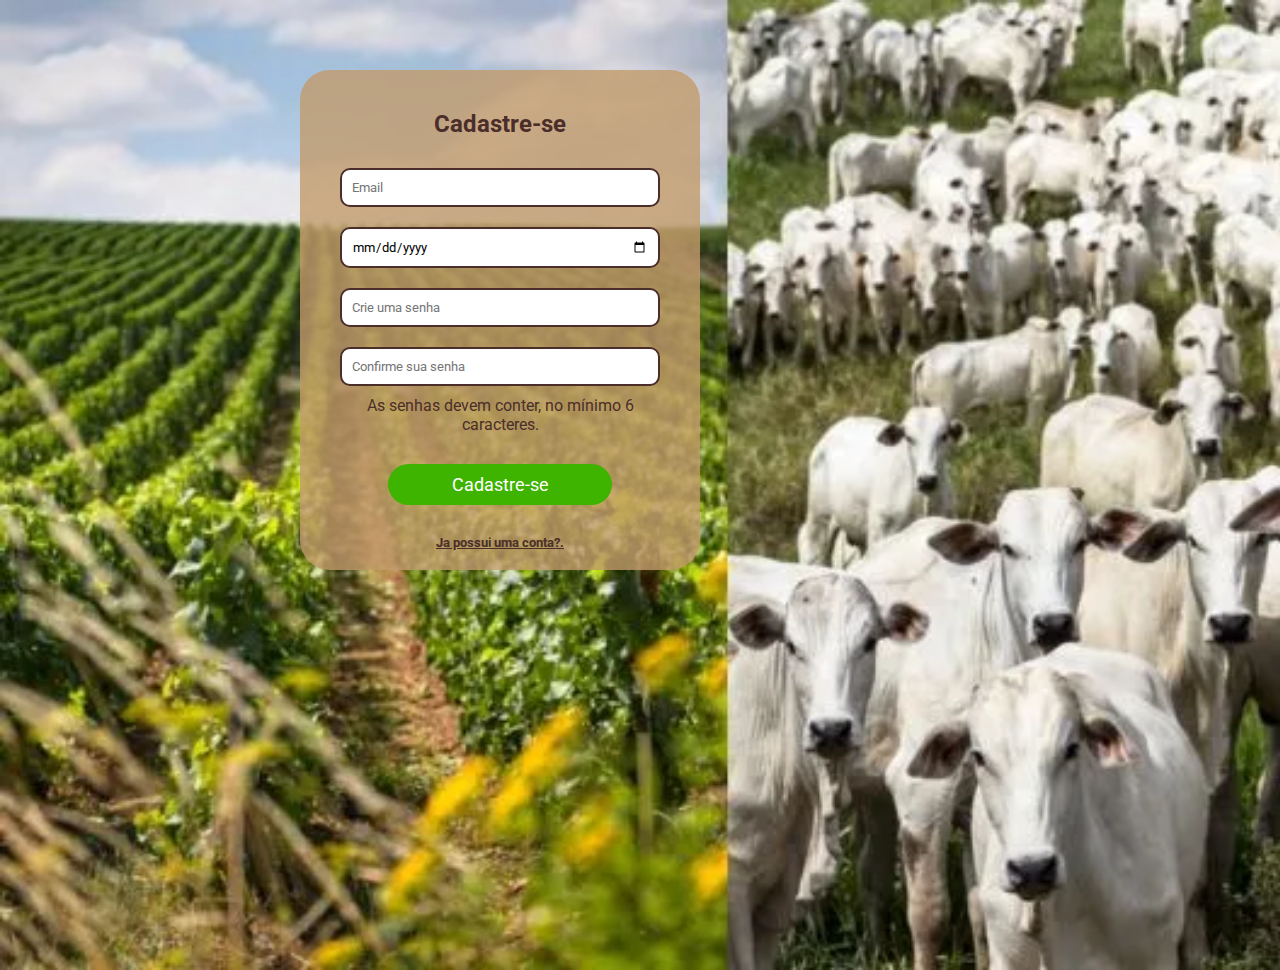
<file: cadastro.html>
<!DOCTYPE html>
<html lang="pt-br">
<head>
  <meta charset="UTF-8">
  <meta name="viewport" content="width=device-width, initial-scale=1.0">
  <title>Cadastro</title>
  <link rel="stylesheet" href="cadastro.css">
 <link rel="preconnect" href="https://fonts.googleapis.com">
<link rel="preconnect" href="https://fonts.googleapis.com">
  <link rel="preconnect" href="https://fonts.gstatic.com" crossorigin>
  <link href="https://fonts.googleapis.com/css2?family=Bebas+Neue&family=Inter:ital,opsz,wght@0,14..32,100..900;1,14..32,100..900&family=Open+Sans:ital,wght@0,300..800;1,300..800&family=Poppins:ital,wght@0,100;0,200;0,300;0,400;0,500;0,600;0,700;0,800;0,900;1,100;1,200;1,300;1,400;1,500;1,600;1,700;1,800;1,900&family=Roboto+Condensed:ital,wght@0,100..900;1,100..900&family=Roboto:ital,wght@0,100..900;1,100..900&display=swap" rel="stylesheet">
  <link rel="preconnect" href="https://fonts.googleapis.com">
</head>

<body>
   <main>
    <h2>Cadastre-se</h2>
  <input type="text" placeholder="Email">
  <input type="date" placeholder="data de nascimento">
  <input type="text" placeholder="Crie uma senha">
  <input type="text" placeholder="Confirme sua senha">
  <p> As senhas devem conter, no mínimo 6 caracteres.</p>
  <button type="submit"><a href="login.html">Cadastre-se</a></button>
  <h5> <a href="login.html">Ja possui uma conta?.</h5></a>
  </main>
</body>
</html>
</file>
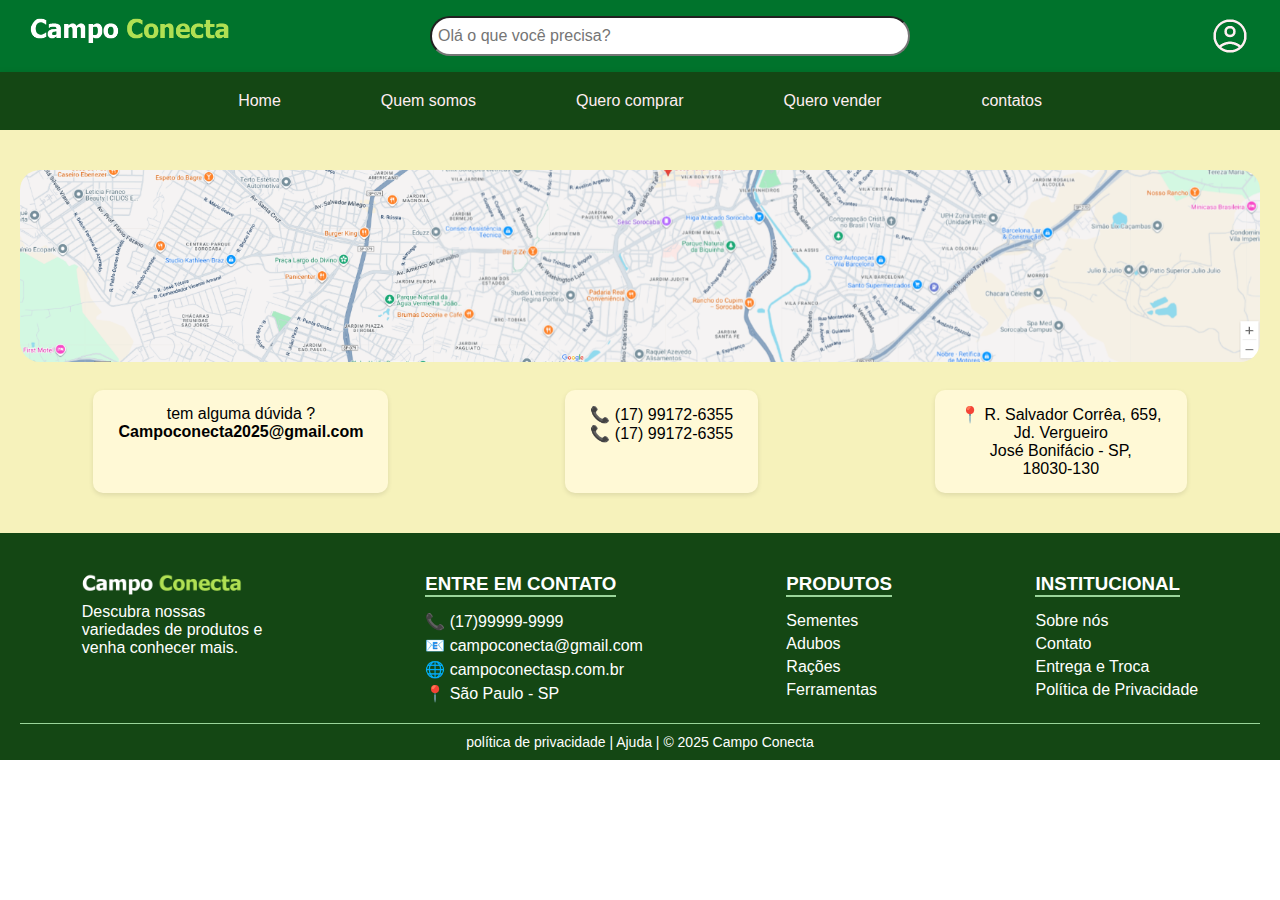
<file: contatos.html>
<!DOCTYPE html>
<html lang="pt-BR">

<head>
  <meta charset="UTF-8">
  <meta name="viewport" content="width=device-width, initial-scale=1.0">
  <title>Campo Conecta</title>
  <link rel="stylesheet" href="contatos.css">
</head>

<body>
  <header class="pesquisa">

    <nav class="caixap">
      <section class="logo2"><img src="Imagem/logo.png" alt=""></section>

      <input type="text" placeholder="Olá o que você precisa?">

      <img src="Imagem/person.png">
    </nav>
  </header>
  <header>

    <nav class="menu">
      <ul class="navegador">
        <li><a href="produtos.html">Home</a></li>
        <li><a href="quemsomos.html">Quem somos</a></li>
        <li><a href="comprar.html">Quero comprar</a></li>
        <li><a href="vender.html">Quero vender</a></li>
        <li><a href="#">contatos</a></li>
      </ul>
    </nav>
  </header>

  <section class="contato">
    <div class="map-img">
      <img class="img-map" src="Imagem/mapa.png">
    </div>
    <div class="contato-info">
      <div class="item">
        <p>tem alguma dúvida ?</p>
        <p><strong>Campoconecta2025@gmail.com</strong></p>
      </div>

      <div class="item">
        <p>📞 (17) 99172-6355</p>
        <p>📞 (17) 99172-6355</p>
      </div>

      <div class="item">
        <p>📍 R. Salvador Corrêa, 659,<br>Jd. Vergueiro<br>José Bonifácio - SP,<br>18030-130</p>
      </div>
    </div>
  </section>

  <footer>
    <div class="footer-container">
      <div class="footer-logo">
        <img src="Imagem/logo.png" Campo Conecta>
        <p>Descubra nossas variedades de produtos e venha conhecer mais.</p>
      </div>

      <div class="footer-column">
        <h3>ENTRE EM CONTATO</h3>
        <p>📞 (17)99999-9999</p>
        <p>📧 campoconecta@gmail.com</p>
        <p>🌐 campoconectasp.com.br</p>
        <p>📍 São Paulo - SP</p>
      </div>

      <div class="footer-column">
        <h3>PRODUTOS</h3>
        <p>Sementes</p>
        <p>Adubos</p>
        <p>Rações</p>
        <p>Ferramentas</p>
      </div>

      <div class="footer-column">
        <h3>INSTITUCIONAL</h3>
        <p>Sobre nós</p>
        <p>Contato</p>
        <p>Entrega e Troca</p>
        <p>Política de Privacidade</p>
      </div>
    </div>

    <div class="footer-bottom">
      <p>política de privacidade | Ajuda | © 2025 Campo Conecta</p>
    </div>
  </footer>

</body>

</html>
</file>
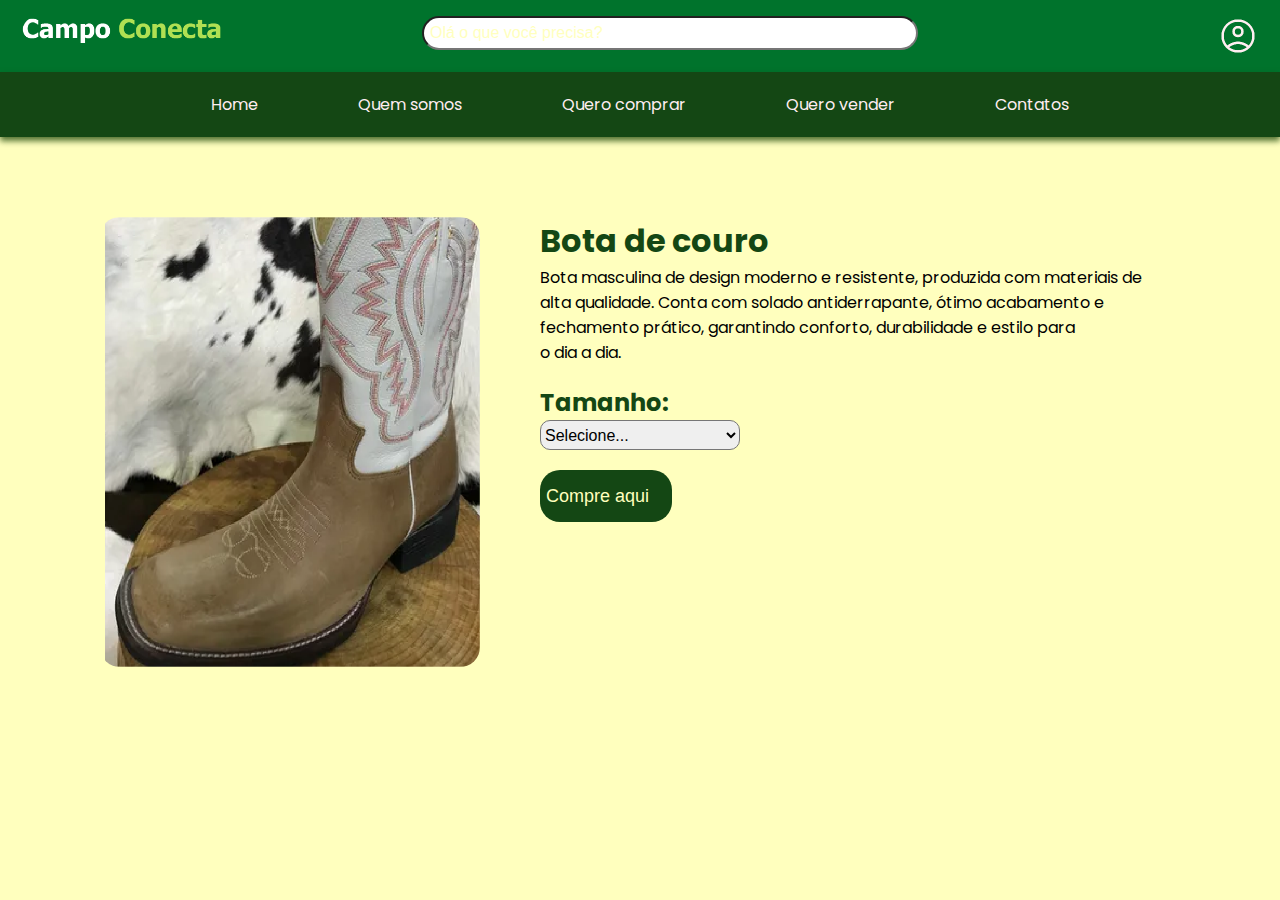
<file: descricao.html>
<!DOCTYPE html>
<html lang="pt">

<head>
  <meta charset="UTF-8">
  <meta name="viewport" content="width=device-width, initial-scale=1.0">
  <title>Descrição do produto</title>
  <link rel="stylesheet" href="descricao.css">
  <link href="https://fonts.googleapis.com/css2?family=Bebas+Neue&family=Inter:ital,opsz,wght@0,14..32,100..900;1,14..32,100..900&family=Open+Sans:ital,wght@0,300..800;1,300..800&family=Playfair+Display+SC:ital,wght@0,400;0,700;0,900;1,400;1,700;1,900&family=Poppins:ital,wght@0,100;0,200;0,300;0,400;0,500;0,600;0,700;0,800;0,900;1,100;1,200;1,300;1,400;1,500;1,600;1,700;1,800;1,900&family=Roboto+Condensed:ital,wght@0,100..900;1,100..900&family=Roboto:ital,wght@0,100..900;1,100..900&display=swap" rel="stylesheet">
</head>

<body>
  <header class="pesquisa">

    <nav class="caixap">
      <section class="logo2"><img src="Imagem/logo.png" alt="">
      </section>
      <form action="#">

        <input type="text" placeholder="Olá o que você precisa?">
      </form>

      <img src="Imagem/person.png">
    </nav>
  </header>
  <header>

    <nav class="menu">
      <ul class="navegador">
        <li><a href="produtos.html">Home</a></li>
        <li><a href="quemsomos.html">Quem somos</a></li>
        <li><a href="comprar.html">Quero comprar</a></li>
        <li><a href="vender.html">Quero vender</a></li>
        <li><a href="contatos.html">Contatos</a></li>
      </ul>
    </nav>
  </header>
  </header>

  <main>
    <nav>
      <img src="Imagem/bota_2.png" class="bota">
      <section>

        <h1>Bota de couro </h1>
        <p>Bota masculina de design moderno e resistente, produzida com materiais de <br>alta qualidade. Conta com solado antiderrapante, ótimo acabamento e <br>fechamento prático, garantindo conforto, durabilidade e estilo para <br>o dia a dia.</p>


   
    <label><h2>Tamanho:</h2></label>
   
    <select name="tamanho">
   
    <option value="">Selecione...</option>
   
    <option value="40">40</option>
    <option value="45">45</option>
    <option value="50">50</option>
    <option value="55">55</option>
    <option value="60">60</option>
    <option value="65">65</option>
    <option value="70">70</option>
    <option value="75">75</option>
    </nav>
    <section>
<br>
  <input class="button" type="text" placeholder="Compre aqui" >

    </section>
  </main>

</body>

</html>
</file>
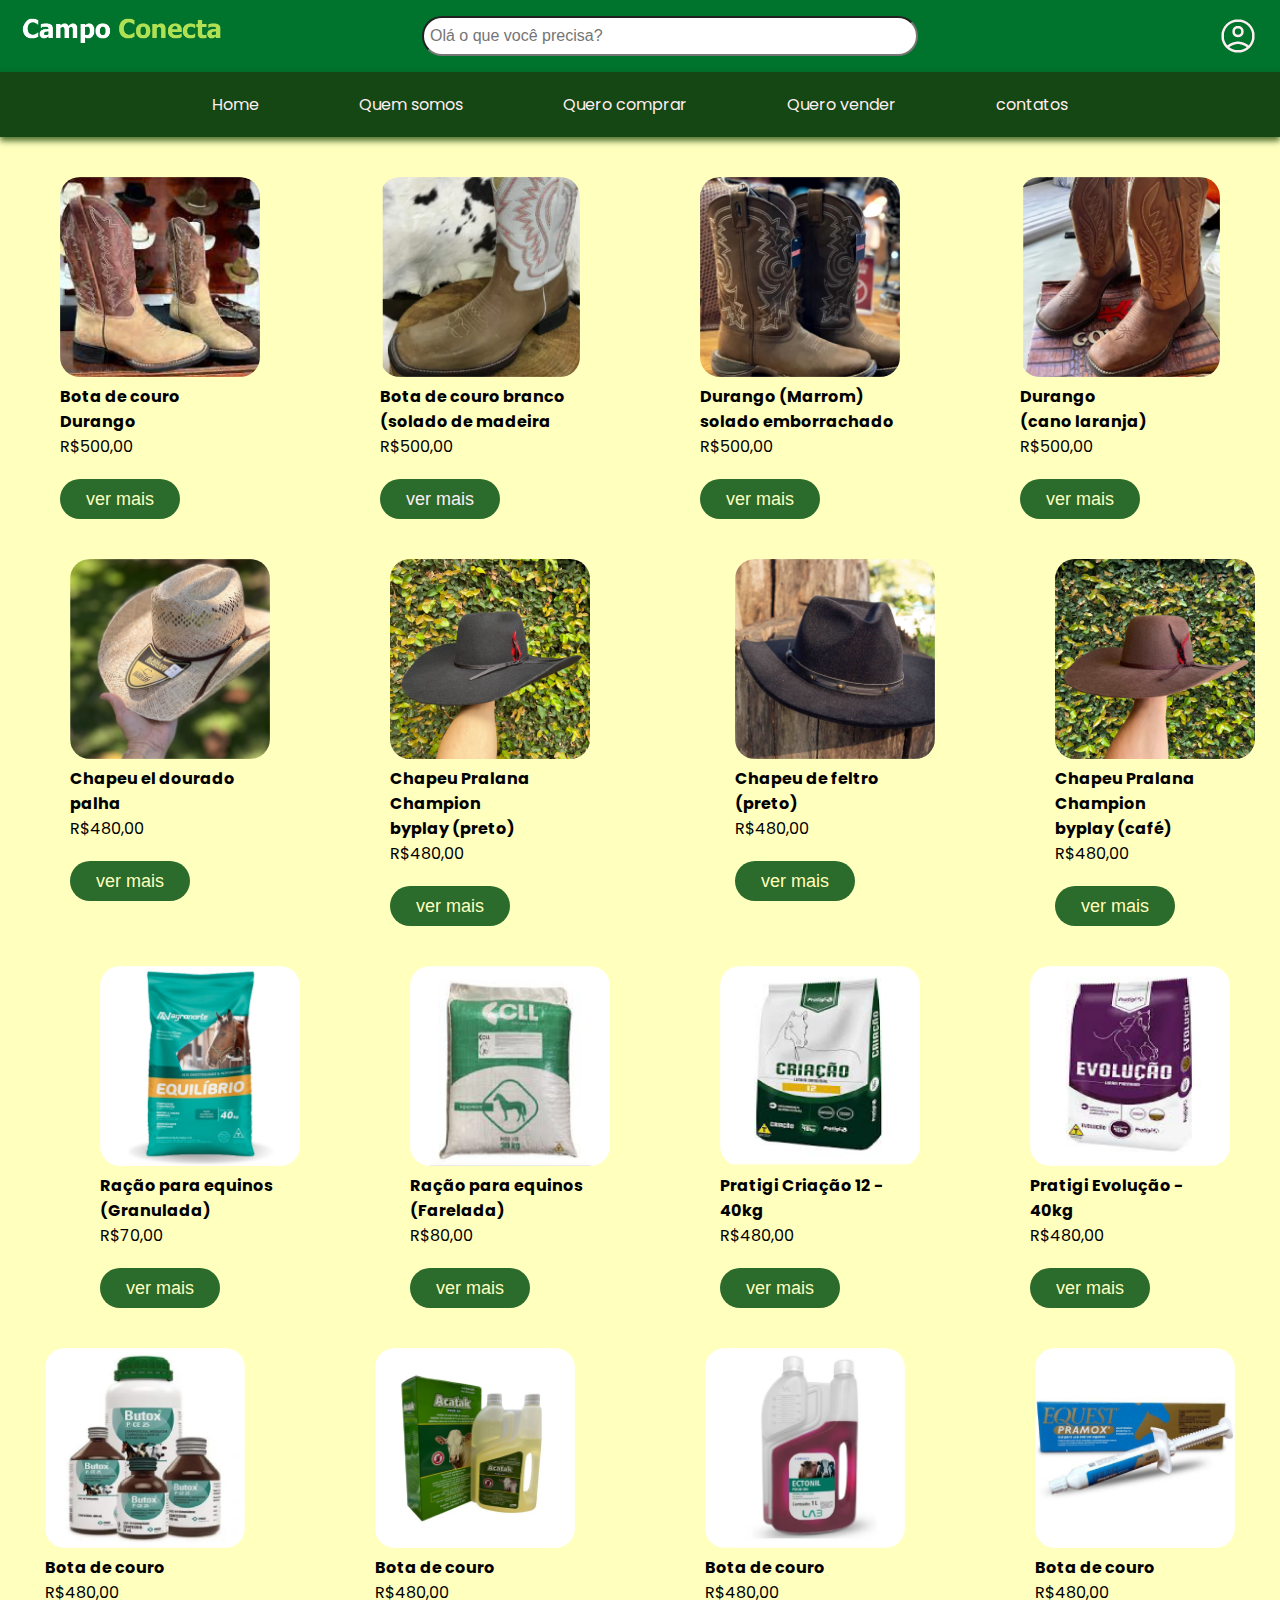
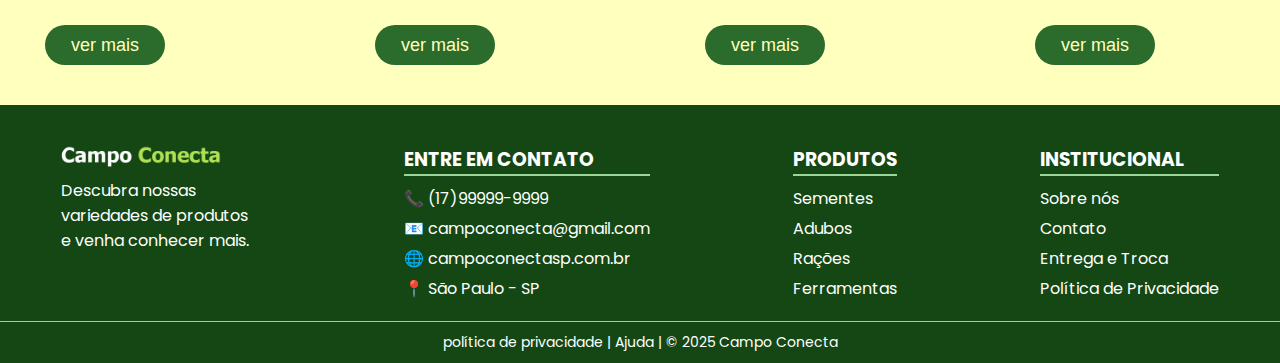
<file: produtos.html>
<!DOCTYPE html>
<html lang="pt-br">
<head>
  <meta charset="UTF-8">
  <meta name="viewport" content="width=device-width, initial-scale=1.0">
  <title>Nossos produtos</title>
  <link rel="stylesheet" href="produtos.css">
  <link rel="preconnect" href="https://fonts.googleapis.com">
<link rel="preconnect" href="https://fonts.gstatic.com" crossorigin>
<link href="https://fonts.googleapis.com/css2?family=Bebas+Neue&family=Inter:ital,opsz,wght@0,14..32,100..900;1,14..32,100..900&family=Open+Sans:ital,wght@0,300..800;1,300..800&family=Playfair+Display+SC:ital,wght@0,400;0,700;0,900;1,400;1,700;1,900&family=Poppins:ital,wght@0,100;0,200;0,300;0,400;0,500;0,600;0,700;0,800;0,900;1,100;1,200;1,300;1,400;1,500;1,600;1,700;1,800;1,900&family=Roboto+Condensed:ital,wght@0,100..900;1,100..900&family=Roboto:ital,wght@0,100..900;1,100..900&display=swap" rel="stylesheet">
</head>
<head>
  <meta charset="UTF-8">
  <meta name="viewport" content="width=device-width, initial-scale=1.0">
  <title>Campo Conecta</title>
  <link rel="stylesheet" href="produtos.css">
</head>
<body>

  <header class="pesquisa">
 
<nav class="caixap">
  <section class="logo2"><img src="Imagem/logo.png" alt=""></section>
 
  <input type="text" placeholder="Olá o que você precisa?">
 
  <img src="Imagem/person.png">
  </nav>
  </header>
 
  <nav class="menu">
   <ul class="navegador">
  <li><a href="#">Home</a></li>
  <li><a href="quemsomos.html">Quem somos</a></li>
   <li><a href="comprar.html">Quero comprar</a></li>
  <li><a href="vender.html">Quero vender</a></li>
  <li><a href="contatos.html">contatos</a></li>
   </ul>
  </nav>
</header>
  <main>
  <nav class="fila1">
  <nav>
    <img src="Imagem/bota_1.png">
    <h4>Bota de couro <br>Durango</h4>
    <p>R$500,00</p>
     <button>ver mais</button>
  </nav>
  <nav>
    <img src="Imagem/bota_2.png">
    <h4>Bota de couro branco <br> (solado de madeira</h4>
    <p>R$500,00</p>
    <button> <a href="descricao.html">ver mais</a></button>
  </nav>
  <nav>
    <img src="Imagem/bota_3.png">
    <h4>Durango (Marrom) <br> solado emborrachado</h4>
    <p>R$500,00</p>
    <button>ver mais</button>
  </nav>
  <nav>
    <img src="Imagem/bota_4.png">
    <h4>Durango<br> (cano laranja)</h4>
    <p>R$500,00</p>
    <button>ver mais</button>
  </nav>
</nav>

<nav class="fila2">
  <nav>
    <img src="Imagem/chapeu_1.png">
    <h4>Chapeu el dourado <br>palha</h4>
    <p>R$480,00</p>
    <button>ver mais</button>
  </nav>
  <nav>
    <img src="Imagem/chapeu_5.jpg">
    <h4>Chapeu Pralana Champion<br>byplay (preto)</h4>
    <p>R$480,00</p>
    <button>ver mais</button>
  </nav>
  <nav>
    <img src="Imagem/chapeu_3.png">
    <h4>Chapeu de feltro <br>(preto)</h4>
    <p>R$480,00</p>
    <button>ver mais</button>
  </nav>
  <nav>
    <img src="Imagem/chapeu6.jpg">
    <h4>Chapeu Pralana Champion<br>byplay (café)</h4>
    <p>R$480,00</p>
    <button>ver mais</button>
  </nav>
</nav>

<nav class="fila3">
  <nav>
    <img src="Imagem/racao_1.png" >
    <h4>Ração para equinos <br> (Granulada)</h4>
    <p>R$70,00</p>
    <button>ver mais</button>
  </nav>
  <nav>
    <img src="Imagem/racao_2.png">
    <h4>Ração para equinos <br> (Farelada)</h4>
    <p>R$80,00</p>
    <button>ver mais</button>
  </nav>
  <nav>
    <img src="Imagem/racao_3.png">
    <h4>Pratigi Criação 12 - <br> 40kg</h4>
    <p>R$480,00</p>
    <button>ver mais</button>
  </nav>
  <nav>
    <img src="Imagem/racao_4.png">
    <h4>Pratigi Evolução - <br> 40kg</h4>
    <p>R$480,00</p>
    <button>ver mais</button>
  </nav>
</nav>
<nav class="fila4">
  <nav>
    <img src="Imagem/remedio_1.png" >
    <h4>Bota de couro</h4>
    <p>R$480,00</p>
    <button>ver mais</button>
  </nav>
  <nav>
    <img src="Imagem/remedio_2.png">
    <h4>Bota de couro</h4>
    <p>R$480,00</p>
    <button>ver mais</button>
  </nav>
  <nav>
    <img src="Imagem/remedio_3.png">
    <h4>Bota de couro</h4>
    <p>R$480,00</p>
    <button>ver mais</button>
  </nav>
  <nav>
    <img src="Imagem/remedio_4.png">
    <h4>Bota de couro</h4>
    <p>R$480,00</p>
    <button>ver mais</button>
  </nav>
</nav>
  </main>
</body>
<footer>
    <div class="footer-container">
      <div class="footer-logo">
        <img src="Imagem/logo.png"Campo Conecta>
        <p>Descubra nossas variedades de produtos e venha conhecer mais.</p>
      </div>

      <div class="footer-column">
        <h3>ENTRE EM CONTATO</h3>
        <p>📞 (17)99999-9999</p>
        <p>📧 campoconecta@gmail.com</p>
        <p>🌐 campoconectasp.com.br</p>
        <p>📍 São Paulo - SP</p>
      </div>

      <div class="footer-column">
        <h3>PRODUTOS</h3>
        <p>Sementes</p>
        <p>Adubos</p>
        <p>Rações</p>
        <p>Ferramentas</p>
      </div>

      <div class="footer-column">
        <h3>INSTITUCIONAL</h3>
        <p>Sobre nós</p>
        <p>Contato</p>
        <p>Entrega e Troca</p>
        <p>Política de Privacidade</p>
      </div>
    </div>

    <div class="footer-bottom">
      <p>política de privacidade | Ajuda | © 2025 Campo Conecta</p>
    </div>
  </footer>
</html>
</file>
<file: cadastro.css>
* {
  margin: 0%;
  padding: 0%;
  box-sizing: border-box;
   font-family: "Roboto", sans-serif;
}
body {
  background-image: url(Imagem/imagem-\ tela\ cadastre-se.webp);
  background-size: cover;
  background-repeat: no-repeat;
  height: 100vh;
  justify-content: center;
  align-items: center;
  gap: 40px;
}
main {
  padding: 40px;
  border-radius: 30px;
  width: 400px;
  height: 500px;
  text-align: center;
  margin-left: 300px;
  background-color: #c19a6bcb;
    margin-top: 70px;
}
main h2 {
  margin-bottom: 20px;
  color: #4B2E2A;
}
main input {
  width: 100%;
  padding: 10px;
  margin: 10px 0;
  border: 2px solid #4B2E2A;
  border-radius: 10px;
}
main button {
  width:70%;
  padding: 10px;
  background-color: #3EB300;
  color: white;
  border: none;
  border-radius: 40px;
  cursor: pointer;
  margin: 30px;
}
button:hover{
  background-color: #4B2E2A;
}
button>a:hover{
 font-weight:bold;
}
h5>a{
  color:#4B2E2A;
}

button>a{
  color: white;
  text-decoration: none;
  font-size: 18px;
}

p{
   z-index: 30;
  color:#4B2E2A;
}
</file>
<file: contatos.css>
* {
  margin: 0;
  padding: 0;
  box-sizing: border-box;
  font-family: "Poppins", sans-serif;
}

body {
  background-color: #ffffff;
  color: #000000;
  overflow-x: block;
}

.caixap{
  display: flex;
justify-self: center;
gap: 200px;
}
.caixap>img{
  width: 40px;
 
}
.pesquisa{
  background-color: #00732C;
  padding: 16px;
}
input{
  width: 480px;
  border-radius: 20px;
  font-size: 16px;
padding: 6px;
margin-right: 100px;
}


.menu{
display: flex;
background-color: #144714;
gap: 10px;
 box-shadow: 0 4px 6px rgba(22, 65, 1, 0.742);

}

 .navegador{
list-style-type: none;
 display: flex;
margin: auto;
justify-content: center;
 gap: 100px;
padding: 20px;
 }
a{
text-decoration: none;
color: #FFEEF1;
 position: relative;
 padding-bottom:10px;
 }
a:hover{
 color: #FFFFBE;
 transition: 1s;
}
a::after{
 content: " ";
 width: 0%;
 height: 3px;
border-radius: 10px;
background-color: #FFFFBE;
 position: absolute;
 bottom: 0;
 left: 0;
 transition: 0.5s ease-in-out;
 }
a:hover::after{
 width: 100%;
}


img{
  width: 200px;
  border-radius: 20px;
}

img:hover{
  transform: scale(1.1);
  transition: 0.5s;
}
.img-map{
  width: 100%;
  margin-bottom: 24px;
  margin-right: 40px;
}

.contato-img{
  width: 160px;
  height: 200px;
}

.contato {
  text-align: center;
  background-color: #f6f2bb;
  padding: 40px 20px;
}

.contato h2 {
  background-color: #2b6b2b;
  color: white;
  padding: 15px;
  margin-bottom: 30px;
}

.contato-info {
  display: flex;
  justify-content: space-around;
  flex-wrap: wrap;
  gap: 30px;
}

.contato .item {
  background-color: #fff9d6;
  border-radius: 10px;
  padding: 15px 25px;
  box-shadow: 0 2px 5px rgba(0,0,0,0.1);
}

footer {
  background-color: #144714;
  color: white;
  padding: 40px 20px 10px;
}

.footer-container {
  display: flex;
  justify-content: space-around;
  flex-wrap: wrap;
  gap: 20px;
  margin-bottom: 20px;
}

.footer-logo {
  max-width: 200px;
}

.footer-logo img {
  width: 80%;}

.footer-column h3 {
  margin-bottom: 10px;
  border-bottom: 2px solid #9ad59a;
  display: inline-block;
}

.footer-column p {
  margin-top: 5px;
}

.footer-bottom {
  text-align: center;
  border-top: 1px solid #9ad59a;
  padding-top: 10px;
  font-size: 14px;
}
</file>
<file: descricao.css>
*{
  margin: 0px;
  padding: 0px;
}
:root{
  --colorfundo:#FFFFBE;
}
body{
  background-color: #FFFFBE;
  font-family: "Poppins", sans-serif;
}

.caixap{
  display: flex;
justify-self: center;
gap: 200px;
}
.caixap>img{
  width: 40px;
}
.pesquisa{
  background-color: #00732C;
  padding: 16px;
}
input{
  width: 480px;
  border-radius: 20px;
  font-size: 16px;
padding: 6px;
margin-right: 100px;
}


.menu{
display: flex;
background-color: #144714;
gap: 10px;
 box-shadow: 0 4px 6px rgba(22, 65, 1, 0.742);

}

 .navegador{
list-style-type: none;
 display: flex;
margin: auto;
justify-content: center;
 gap: 100px;
padding: 20px;
 }
a{
text-decoration: none;
color: #FFEEF1;
 position: relative;
 padding-bottom:10px;
 }
a:hover{
 color: #83835b;
 transition: 1s;
}
a::after{
 content: " ";
 width: 0%;
 height: 3px;
border-radius: 10px;
background-color: #FFFFBE;

 bottom: 0;
 left: 0;
 transition: 0.5s ease-in-out;
 }
a:hover::after{
 width: 100%;
}


img{
  width: 200px;
  border-radius: 20px;
}

img:hover{
  transform: scale(1.1);
  transition: 0.5s;
}
nav{
  display: flex;
  gap: 60px;
}

nav>.bota{
  width: 380px;
  height: 450px;
margin-top:80px ;
margin-left: 100px;
}

section>h1{
  margin-top: 80px;
  color: #144714;
}

h2{
  color: #144714;
  margin-top: 20px;
}
select{
height: 30px;
width: 200px;
border-radius: 10px;
font-size: 16px;
}
 .button{
  width: 120px;
  height: 40px;
  font-size: 18px;
  margin-top: 20px;
  border-radius: 20px;
  background-color: #144714;
  color: #949439;
  border: none;
display: block;
}
.button:hover{
 background-color: #88e36f;
  color:#144714;
  transition: 0.5s;
  transform: scale(1.1);
  transition: 0.5s;
}
::placeholder{
color:#FFFFBE;
}
</file>
<file: produtos.css>
*{
  margin: 0px;
  padding: 0px;
}
:root{
  --colorfundo:#FFFFBE;
}
body{
  background-color: #FFFFBE;
  font-family: "Poppins", sans-serif;
}

.caixap{
  display: flex;
justify-self: center;
gap: 200px;
}
.caixap>img{
  width: 40px;
 
}
.pesquisa{
  background-color: #00732C;
  padding: 16px;
}
input{
  width: 480px;
  border-radius: 20px;
  font-size: 16px;
padding: 6px;
margin-right: 100px;
}


.menu{
display: flex;
background-color: #144714;
gap: 10px;
 box-shadow: 0 4px 6px rgba(22, 65, 1, 0.742);

}

 .navegador{
list-style-type: none;
 display: flex;
margin: auto;
justify-content: center;
 gap: 100px;
padding: 20px;
 }
a{
text-decoration: none;
color: #FFEEF1;
 position: relative;
 padding-bottom:10px;
 }
a:hover{
 color: #FFFFBE;
 transition: 1s;
}
a::after{
 content: " ";
 width: 0%;
 height: 3px;
border-radius: 10px;
background-color: #FFFFBE;
 position: absolute;
 bottom: 0;
 left: 0;
 transition: 0.5s ease-in-out;
 }
a:hover::after{
 width: 100%;
}

   
footer {
  background-color: #144714;
  color: white;
  padding: 40px 0px 10px;
}

.footer-container{
  display: flex;
  justify-content: space-around;
  flex-wrap: wrap;
  gap: 20px;
  margin-bottom: 20px;
}

.footer-logo {
  max-width: 200px;
}

.footer-logo img {
  width: 80%;}

.footer-column h3 {
  margin-bottom: 10px;
  border-bottom: 2px solid #9ad59a;

}

.footer-column p {
  margin-top: 5px;
}

.footer-bottom {
  text-align: center;
  border-top: 1px solid #9ad59a;
  padding-top: 10px;
  font-size: 14px;
}

img{
  width: 200px;
  border-radius: 20px;
}

img:hover{
  transform: scale(1.1);
  transition: 0.5s;
}

.fila1{
  justify-content: center;
  display: flex;
  gap: 120px;
    margin-bottom: 40px;
    margin-top: 40px;
}
.fila2{
  justify-content: center;
  display: flex;
  gap: 120px;
    margin-top: 40px;
    margin-bottom: 40px;
    margin-left: 70px;
}
.fila3{
  justify-content: center;
  display: flex;
  gap: 110px;
  margin-top: 40px;
  margin-bottom: 40px;
   margin-left: 50px;
}

.fila4{
  justify-content: center;
  display: flex;
  gap: 130px;
  margin-top: 40px;
    margin-bottom: 40px;
}
button{
  width: 120px;
  height: 40px;
  font-size: 18px;
  margin-top: 20px;
  border-radius: 20px;
  background-color: #2b6b2b;
  color: #FFFFBE;
  border: none;

}
button:hover{
 background-color: #88e36f;
  color:#144714;
  transition: 0.5s;
  transform: scale(1.1);
  transition: 0.5s;
}
</file>
